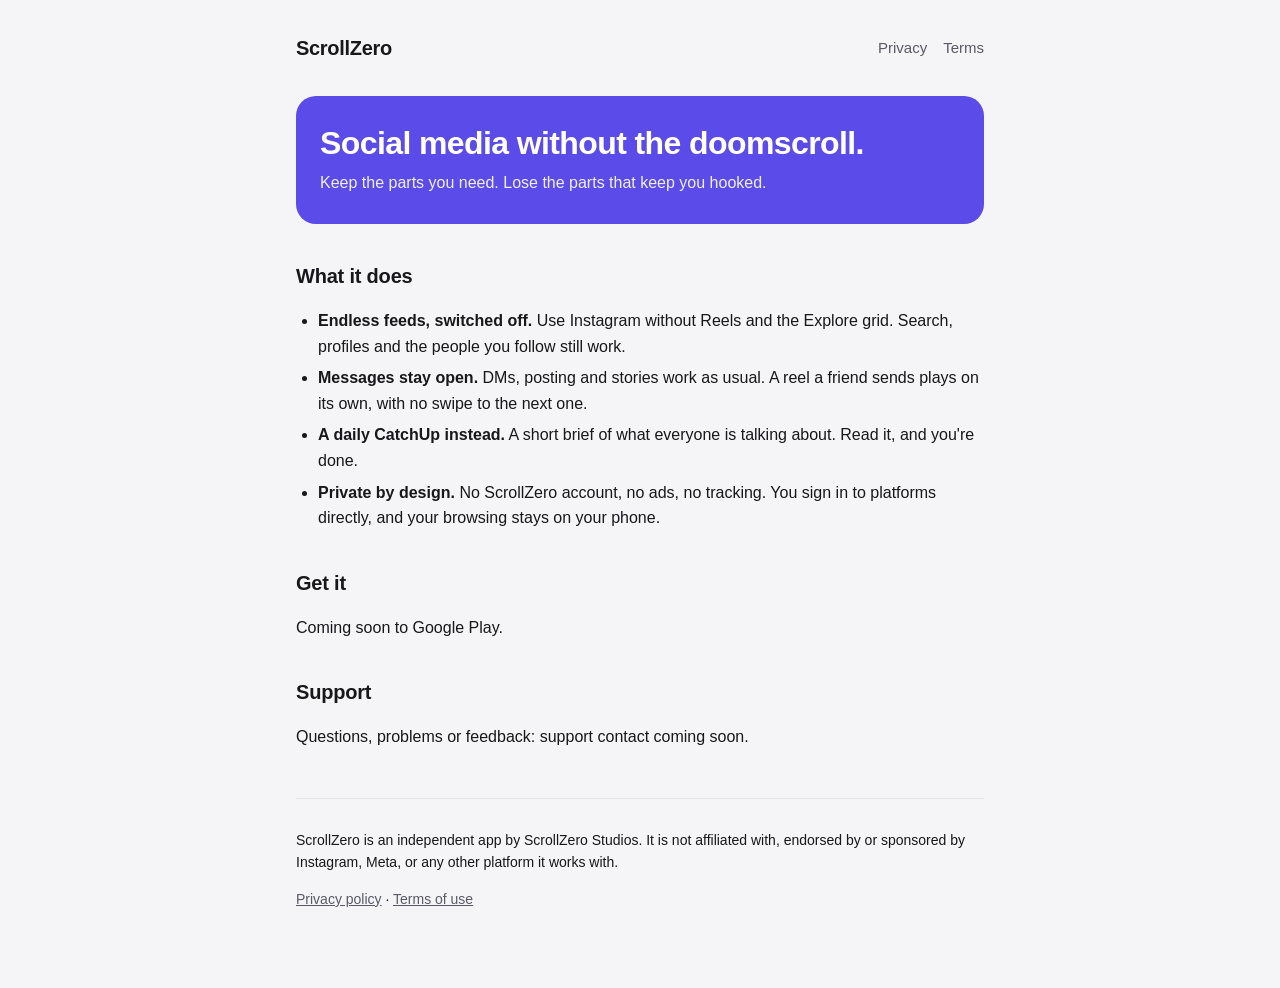
<file: index.html>
<!doctype html>
<html lang="en">
<head>
  <meta charset="utf-8">
  <meta name="viewport" content="width=device-width, initial-scale=1">
  <title>ScrollZero</title>
  <meta name="description" content="ScrollZero: social media without the doomscroll, plus a short daily brief of what everyone is talking about.">
  <link rel="stylesheet" href="styles.css">
</head>
<body>
<main>
  <header class="site">
    <a class="brand" href="./">ScrollZero</a>
    <nav><a href="privacy/">Privacy</a><a href="terms/">Terms</a></nav>
  </header>

  <section class="card">
    <h1>Social media without the doomscroll.</h1>
    <p>Keep the parts you need. Lose the parts that keep you hooked.</p>
  </section>

  <h2>What it does</h2>
  <ul>
    <li><strong>Endless feeds, switched off.</strong> Use Instagram without Reels and the Explore grid. Search, profiles and the people you follow still work.</li>
    <li><strong>Messages stay open.</strong> DMs, posting and stories work as usual. A reel a friend sends plays on its own, with no swipe to the next one.</li>
    <li><strong>A daily CatchUp instead.</strong> A short brief of what everyone is talking about. Read it, and you're done.</li>
    <li><strong>Private by design.</strong> No ScrollZero account, no ads, no tracking. You sign in to platforms directly, and your browsing stays on your phone.</li>
  </ul>

  <h2>Get it</h2>
  <p>Coming soon to Google Play.</p>

  <h2>Support</h2>
  <p>Questions, problems or feedback: support contact coming soon. <!-- SUPPORT_EMAIL: replace with <a href="mailto:ADDRESS">ADDRESS</a> once available --></p>

  <footer>
    <p>ScrollZero is an independent app by ScrollZero Studios. It is not affiliated with, endorsed by or sponsored by Instagram, Meta, or any other platform it works with.</p>
    <p><a href="privacy/">Privacy policy</a> · <a href="terms/">Terms of use</a></p>
  </footer>
</main>
</body>
</html>
</file>
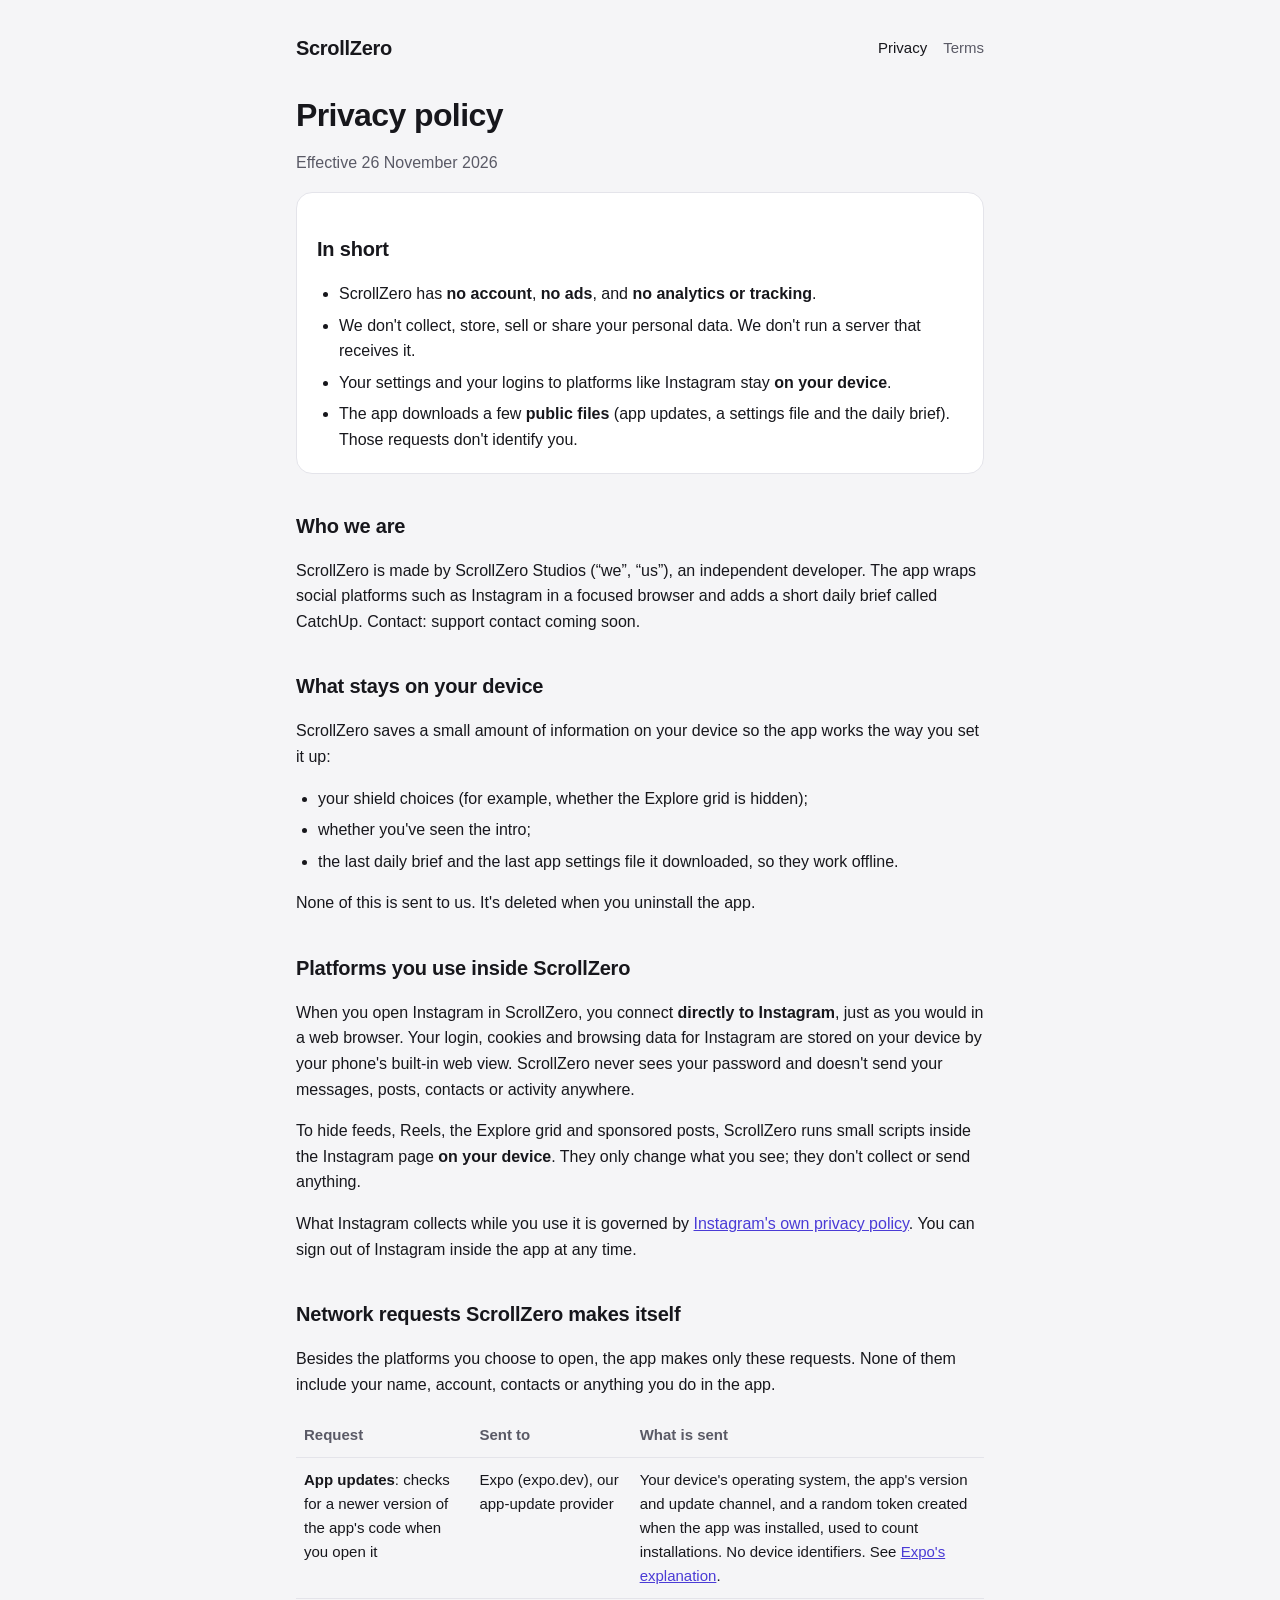
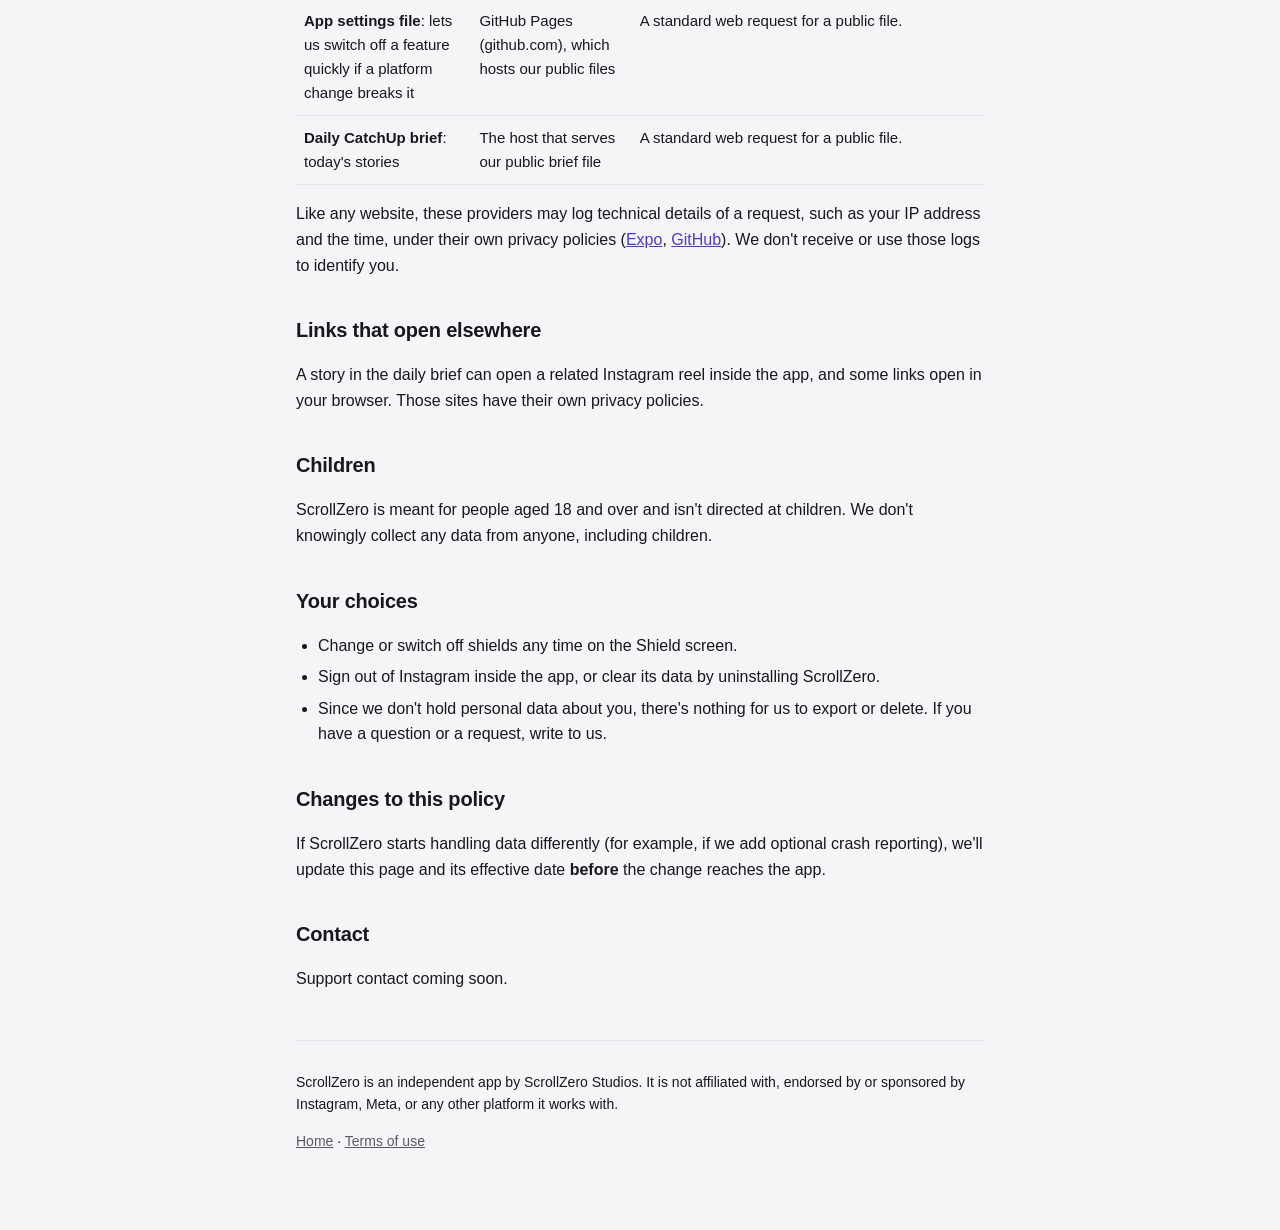
<file: privacy/index.html>
<!doctype html>
<html lang="en">
<head>
  <meta charset="utf-8">
  <meta name="viewport" content="width=device-width, initial-scale=1">
  <title>Privacy policy · ScrollZero</title>
  <meta name="description" content="How ScrollZero handles your data: no account, no ads, no tracking.">
  <link rel="stylesheet" href="../styles.css">
</head>
<body>
<main>
  <header class="site">
    <a class="brand" href="../">ScrollZero</a>
    <nav><a href="./" aria-current="page">Privacy</a><a href="../terms/">Terms</a></nav>
  </header>

  <h1>Privacy policy</h1>
  <p class="muted">Effective 26 November 2026</p>

  <div class="summary">
    <h2>In short</h2>
    <ul>
      <li>ScrollZero has <strong>no account</strong>, <strong>no ads</strong>, and <strong>no analytics or tracking</strong>.</li>
      <li>We don't collect, store, sell or share your personal data. We don't run a server that receives it.</li>
      <li>Your settings and your logins to platforms like Instagram stay <strong>on your device</strong>.</li>
      <li>The app downloads a few <strong>public files</strong> (app updates, a settings file and the daily brief). Those requests don't identify you.</li>
    </ul>
  </div>

  <h2>Who we are</h2>
  <p>ScrollZero is made by ScrollZero Studios (“we”, “us”), an independent developer. The app wraps social platforms such as Instagram in a focused browser and adds a short daily brief called CatchUp. Contact: support contact coming soon. <!-- SUPPORT_EMAIL: replace with <a href="mailto:ADDRESS">ADDRESS</a> once available --></p>

  <h2>What stays on your device</h2>
  <p>ScrollZero saves a small amount of information on your device so the app works the way you set it up:</p>
  <ul>
    <li>your shield choices (for example, whether the Explore grid is hidden);</li>
    <li>whether you've seen the intro;</li>
    <li>the last daily brief and the last app settings file it downloaded, so they work offline.</li>
  </ul>
  <p>None of this is sent to us. It's deleted when you uninstall the app.</p>

  <h2>Platforms you use inside ScrollZero</h2>
  <p>When you open Instagram in ScrollZero, you connect <strong>directly to Instagram</strong>, just as you would in a web browser. Your login, cookies and browsing data for Instagram are stored on your device by your phone's built-in web view. ScrollZero never sees your password and doesn't send your messages, posts, contacts or activity anywhere.</p>
  <p>To hide feeds, Reels, the Explore grid and sponsored posts, ScrollZero runs small scripts inside the Instagram page <strong>on your device</strong>. They only change what you see; they don't collect or send anything.</p>
  <p>What Instagram collects while you use it is governed by <a href="https://privacycenter.instagram.com/policy" rel="noopener">Instagram's own privacy policy</a>. You can sign out of Instagram inside the app at any time.</p>

  <h2>Network requests ScrollZero makes itself</h2>
  <p>Besides the platforms you choose to open, the app makes only these requests. None of them include your name, account, contacts or anything you do in the app.</p>
  <div class="table-wrap">
    <table>
      <thead><tr><th>Request</th><th>Sent to</th><th>What is sent</th></tr></thead>
      <tbody>
        <tr>
          <td><strong>App updates</strong>: checks for a newer version of the app's code when you open it</td>
          <td>Expo (expo.dev), our app-update provider</td>
          <td>Your device's operating system, the app's version and update channel, and a random token created when the app was installed, used to count installations. No device identifiers. See <a href="https://expo.dev/privacy-explained" rel="noopener">Expo's explanation</a>.</td>
        </tr>
        <tr>
          <td><strong>App settings file</strong>: lets us switch off a feature quickly if a platform change breaks it</td>
          <td>GitHub Pages (github.com), which hosts our public files</td>
          <td>A standard web request for a public file.</td>
        </tr>
        <tr>
          <td><strong>Daily CatchUp brief</strong>: today's stories</td>
          <td>The host that serves our public brief file</td>
          <td>A standard web request for a public file.</td>
        </tr>
      </tbody>
    </table>
  </div>
  <p>Like any website, these providers may log technical details of a request, such as your IP address and the time, under their own privacy policies (<a href="https://expo.dev/privacy" rel="noopener">Expo</a>, <a href="https://docs.github.com/site-policy/privacy-policies/github-general-privacy-statement" rel="noopener">GitHub</a>). We don't receive or use those logs to identify you.</p>

  <h2>Links that open elsewhere</h2>
  <p>A story in the daily brief can open a related Instagram reel inside the app, and some links open in your browser. Those sites have their own privacy policies.</p>

  <h2>Children</h2>
  <p>ScrollZero is meant for people aged 18 and over and isn't directed at children. We don't knowingly collect any data from anyone, including children.</p>

  <h2>Your choices</h2>
  <ul>
    <li>Change or switch off shields any time on the Shield screen.</li>
    <li>Sign out of Instagram inside the app, or clear its data by uninstalling ScrollZero.</li>
    <li>Since we don't hold personal data about you, there's nothing for us to export or delete. If you have a question or a request, write to us.</li>
  </ul>

  <h2>Changes to this policy</h2>
  <p>If ScrollZero starts handling data differently (for example, if we add optional crash reporting), we'll update this page and its effective date <strong>before</strong> the change reaches the app.</p>

  <h2>Contact</h2>
  <p>Support contact coming soon. <!-- SUPPORT_EMAIL: replace with <a href="mailto:ADDRESS">ADDRESS</a> once available --></p>

  <footer>
    <p>ScrollZero is an independent app by ScrollZero Studios. It is not affiliated with, endorsed by or sponsored by Instagram, Meta, or any other platform it works with.</p>
    <p><a href="../">Home</a> · <a href="../terms/">Terms of use</a></p>
  </footer>
</main>
</body>
</html>
</file>
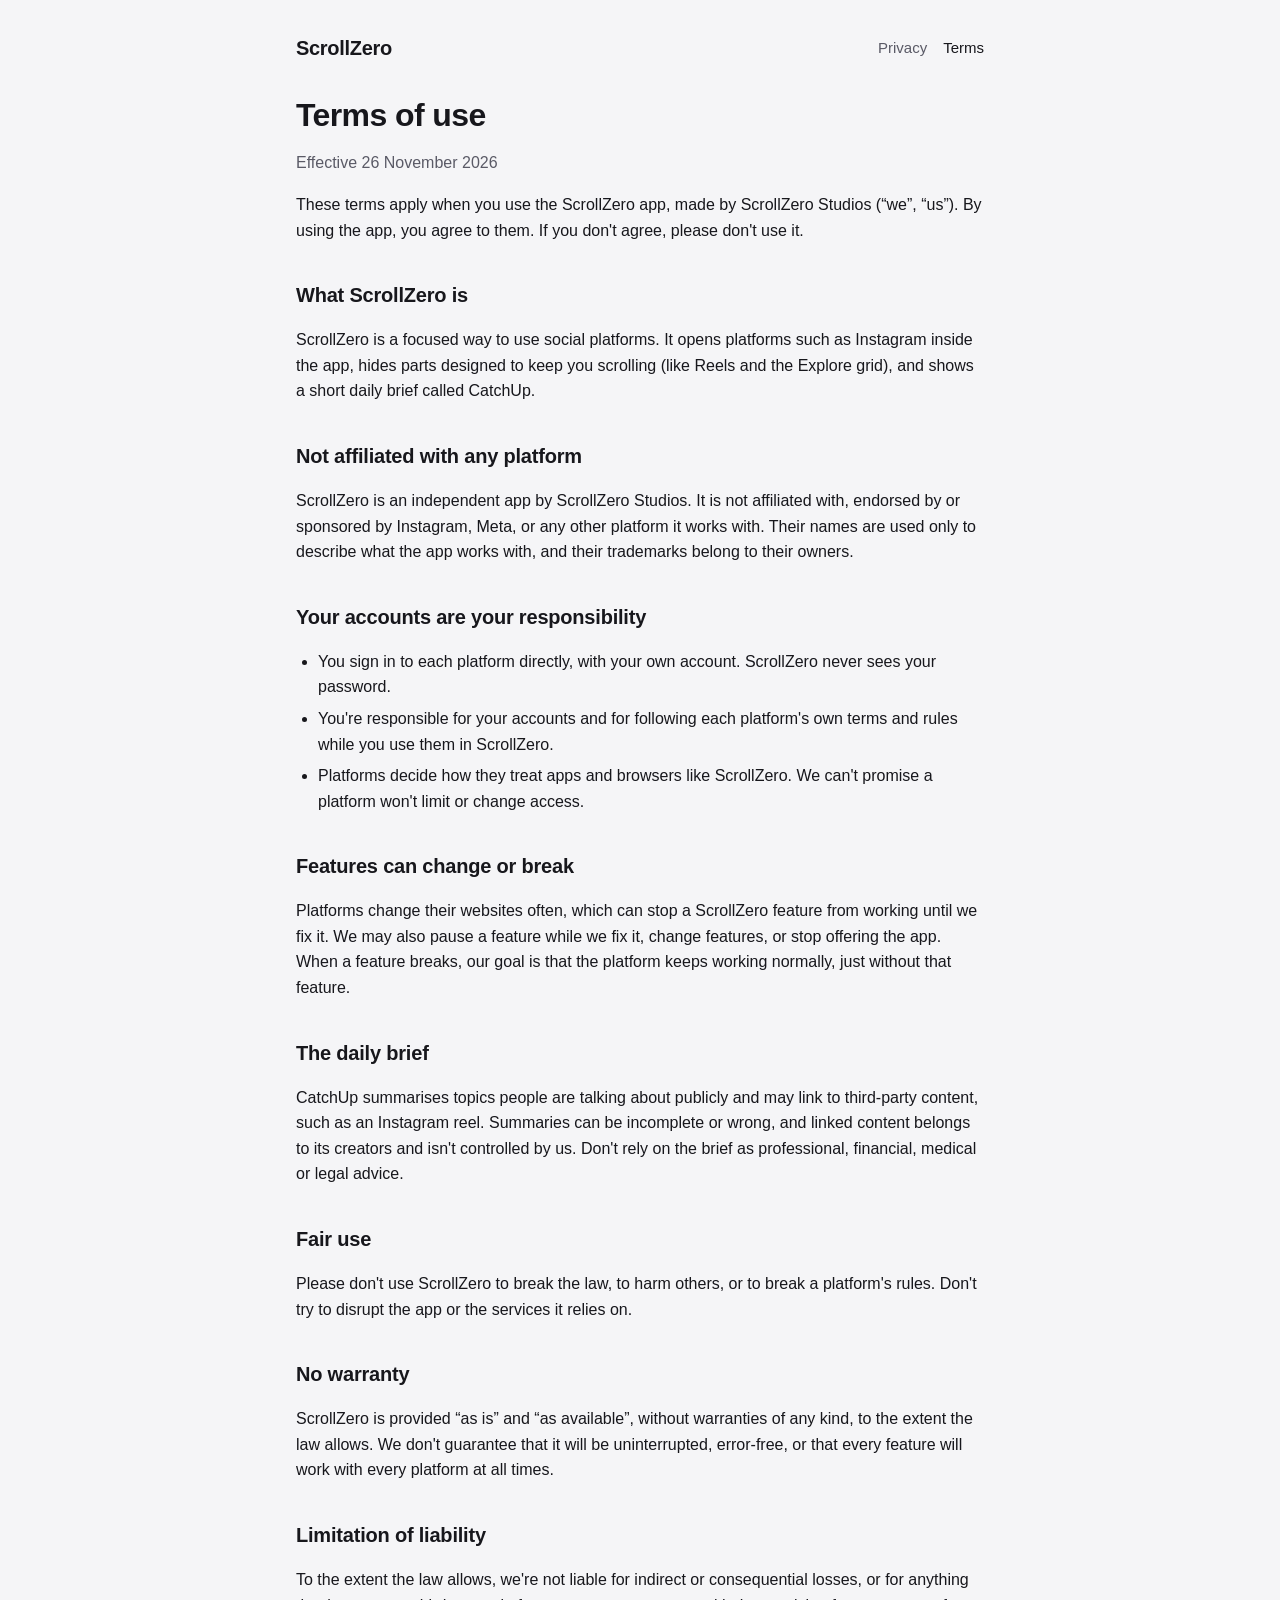
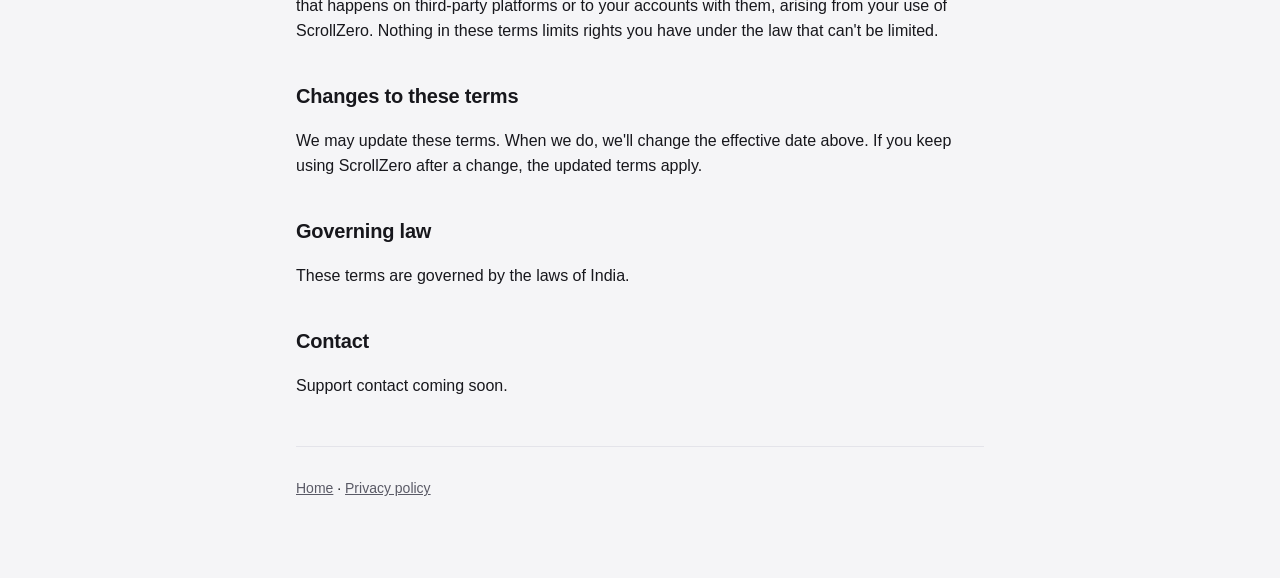
<file: terms/index.html>
<!doctype html>
<html lang="en">
<head>
  <meta charset="utf-8">
  <meta name="viewport" content="width=device-width, initial-scale=1">
  <title>Terms of use · ScrollZero</title>
  <meta name="description" content="The terms for using the ScrollZero app.">
  <link rel="stylesheet" href="../styles.css">
</head>
<body>
<main>
  <header class="site">
    <a class="brand" href="../">ScrollZero</a>
    <nav><a href="../privacy/">Privacy</a><a href="./" aria-current="page">Terms</a></nav>
  </header>

  <h1>Terms of use</h1>
  <p class="muted">Effective 26 November 2026</p>

  <p>These terms apply when you use the ScrollZero app, made by ScrollZero Studios (“we”, “us”). By using the app, you agree to them. If you don't agree, please don't use it.</p>

  <h2>What ScrollZero is</h2>
  <p>ScrollZero is a focused way to use social platforms. It opens platforms such as Instagram inside the app, hides parts designed to keep you scrolling (like Reels and the Explore grid), and shows a short daily brief called CatchUp.</p>

  <h2>Not affiliated with any platform</h2>
  <p>ScrollZero is an independent app by ScrollZero Studios. It is not affiliated with, endorsed by or sponsored by Instagram, Meta, or any other platform it works with. Their names are used only to describe what the app works with, and their trademarks belong to their owners.</p>

  <h2>Your accounts are your responsibility</h2>
  <ul>
    <li>You sign in to each platform directly, with your own account. ScrollZero never sees your password.</li>
    <li>You're responsible for your accounts and for following each platform's own terms and rules while you use them in ScrollZero.</li>
    <li>Platforms decide how they treat apps and browsers like ScrollZero. We can't promise a platform won't limit or change access.</li>
  </ul>

  <h2>Features can change or break</h2>
  <p>Platforms change their websites often, which can stop a ScrollZero feature from working until we fix it. We may also pause a feature while we fix it, change features, or stop offering the app. When a feature breaks, our goal is that the platform keeps working normally, just without that feature.</p>

  <h2>The daily brief</h2>
  <p>CatchUp summarises topics people are talking about publicly and may link to third-party content, such as an Instagram reel. Summaries can be incomplete or wrong, and linked content belongs to its creators and isn't controlled by us. Don't rely on the brief as professional, financial, medical or legal advice.</p>

  <h2>Fair use</h2>
  <p>Please don't use ScrollZero to break the law, to harm others, or to break a platform's rules. Don't try to disrupt the app or the services it relies on.</p>

  <h2>No warranty</h2>
  <p>ScrollZero is provided “as is” and “as available”, without warranties of any kind, to the extent the law allows. We don't guarantee that it will be uninterrupted, error-free, or that every feature will work with every platform at all times.</p>

  <h2>Limitation of liability</h2>
  <p>To the extent the law allows, we're not liable for indirect or consequential losses, or for anything that happens on third-party platforms or to your accounts with them, arising from your use of ScrollZero. Nothing in these terms limits rights you have under the law that can't be limited.</p>

  <h2>Changes to these terms</h2>
  <p>We may update these terms. When we do, we'll change the effective date above. If you keep using ScrollZero after a change, the updated terms apply.</p>

  <h2>Governing law</h2>
  <p>These terms are governed by the laws of India.</p>

  <h2>Contact</h2>
  <p>Support contact coming soon. <!-- SUPPORT_EMAIL: replace with <a href="mailto:ADDRESS">ADDRESS</a> once available --></p>

  <footer>
    <p><a href="../">Home</a> · <a href="../privacy/">Privacy policy</a></p>
  </footer>
</main>
</body>
</html>
</file>
<file: styles.css>
:root {
  --bg: #f5f5f7;
  --surface: #ffffff;
  --text: #17171c;
  --muted: #5a5a66;
  --border: #e4e4ea;
  --brief: #5b4be8;
  --on-brief: #ffffff;
  --link: #4a3bd6;
  color-scheme: light dark;
}
@media (prefers-color-scheme: dark) {
  :root {
    --bg: #0e0e12;
    --surface: #18181f;
    --text: #f5f5f7;
    --muted: #a1a1aa;
    --border: #26262f;
    --link: #a5b4fc;
  }
}
* { box-sizing: border-box; }
html { -webkit-text-size-adjust: 100%; }
body {
  margin: 0;
  background: var(--bg);
  color: var(--text);
  font: 16px/1.6 -apple-system, BlinkMacSystemFont, "Segoe UI", Roboto, Helvetica, Arial, sans-serif;
}
main { max-width: 720px; margin: 0 auto; padding: 32px 16px 64px; }
header.site { display: flex; align-items: center; justify-content: space-between; gap: 12px; margin-bottom: 32px; }
header.site a.brand { color: var(--text); font-weight: 700; font-size: 20px; letter-spacing: -0.3px; text-decoration: none; }
nav a { color: var(--muted); text-decoration: none; margin-left: 16px; font-size: 15px; }
nav a:hover, nav a[aria-current="page"] { color: var(--text); }
h1 { font-size: 32px; line-height: 1.2; letter-spacing: -0.6px; margin: 0 0 8px; }
h2 { font-size: 20px; margin: 36px 0 8px; letter-spacing: -0.2px; }
p, li { color: var(--text); }
.muted { color: var(--muted); }
a { color: var(--link); }
ul { padding-left: 22px; }
li { margin: 6px 0; }
.card {
  background: var(--brief);
  color: var(--on-brief);
  border-radius: 20px;
  padding: 28px 24px;
  margin: 8px 0 28px;
}
.card h1, .card p { color: var(--on-brief); }
.card p { opacity: 0.92; margin: 0; }
.summary { background: var(--surface); border: 1px solid var(--border); border-radius: 16px; padding: 4px 20px; }
table { width: 100%; border-collapse: collapse; font-size: 15px; }
th, td { text-align: left; padding: 10px 8px; border-bottom: 1px solid var(--border); vertical-align: top; }
th { color: var(--muted); font-weight: 600; }
.table-wrap { overflow-x: auto; }
footer { margin-top: 48px; padding-top: 16px; border-top: 1px solid var(--border); font-size: 14px; color: var(--muted); }
footer a { color: var(--muted); }
@media (max-width: 480px) {
  nav a { margin-left: 12px; font-size: 14px; }
  h1 { font-size: 28px; }
}
</file>
